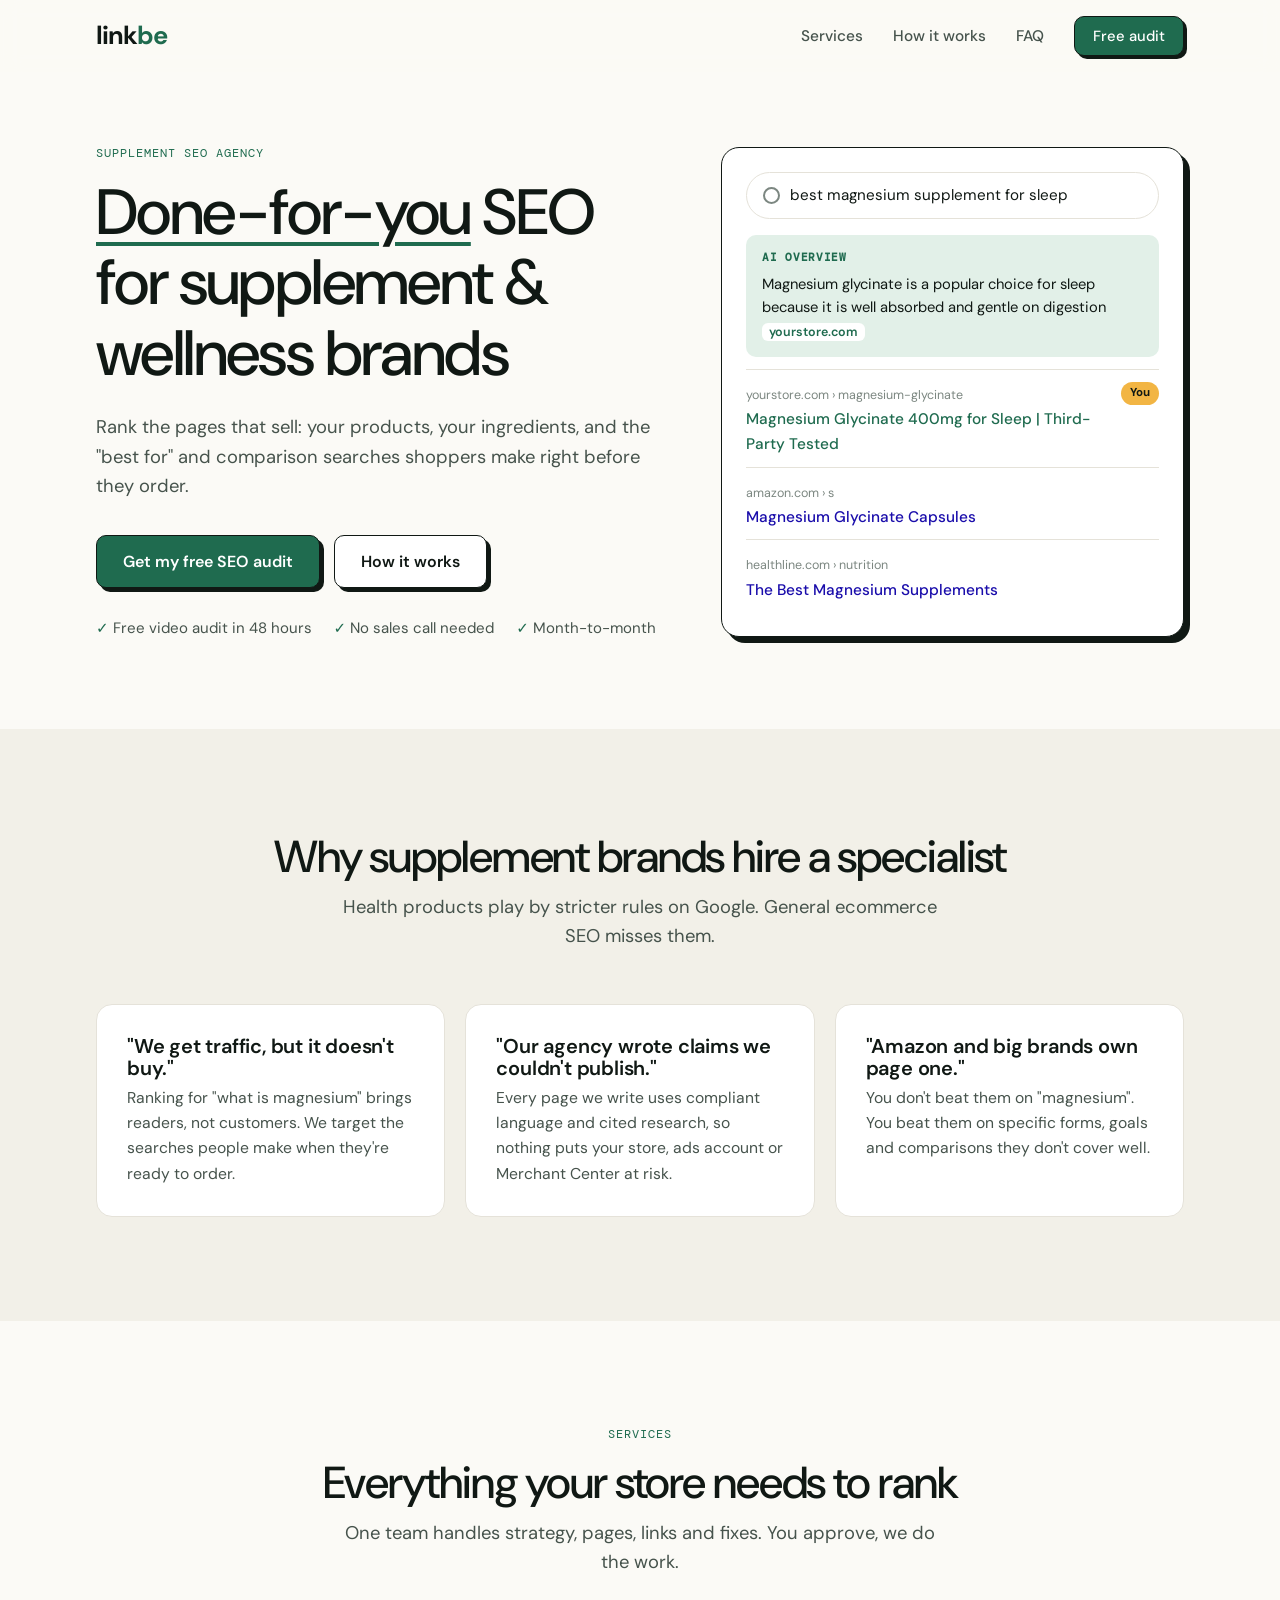
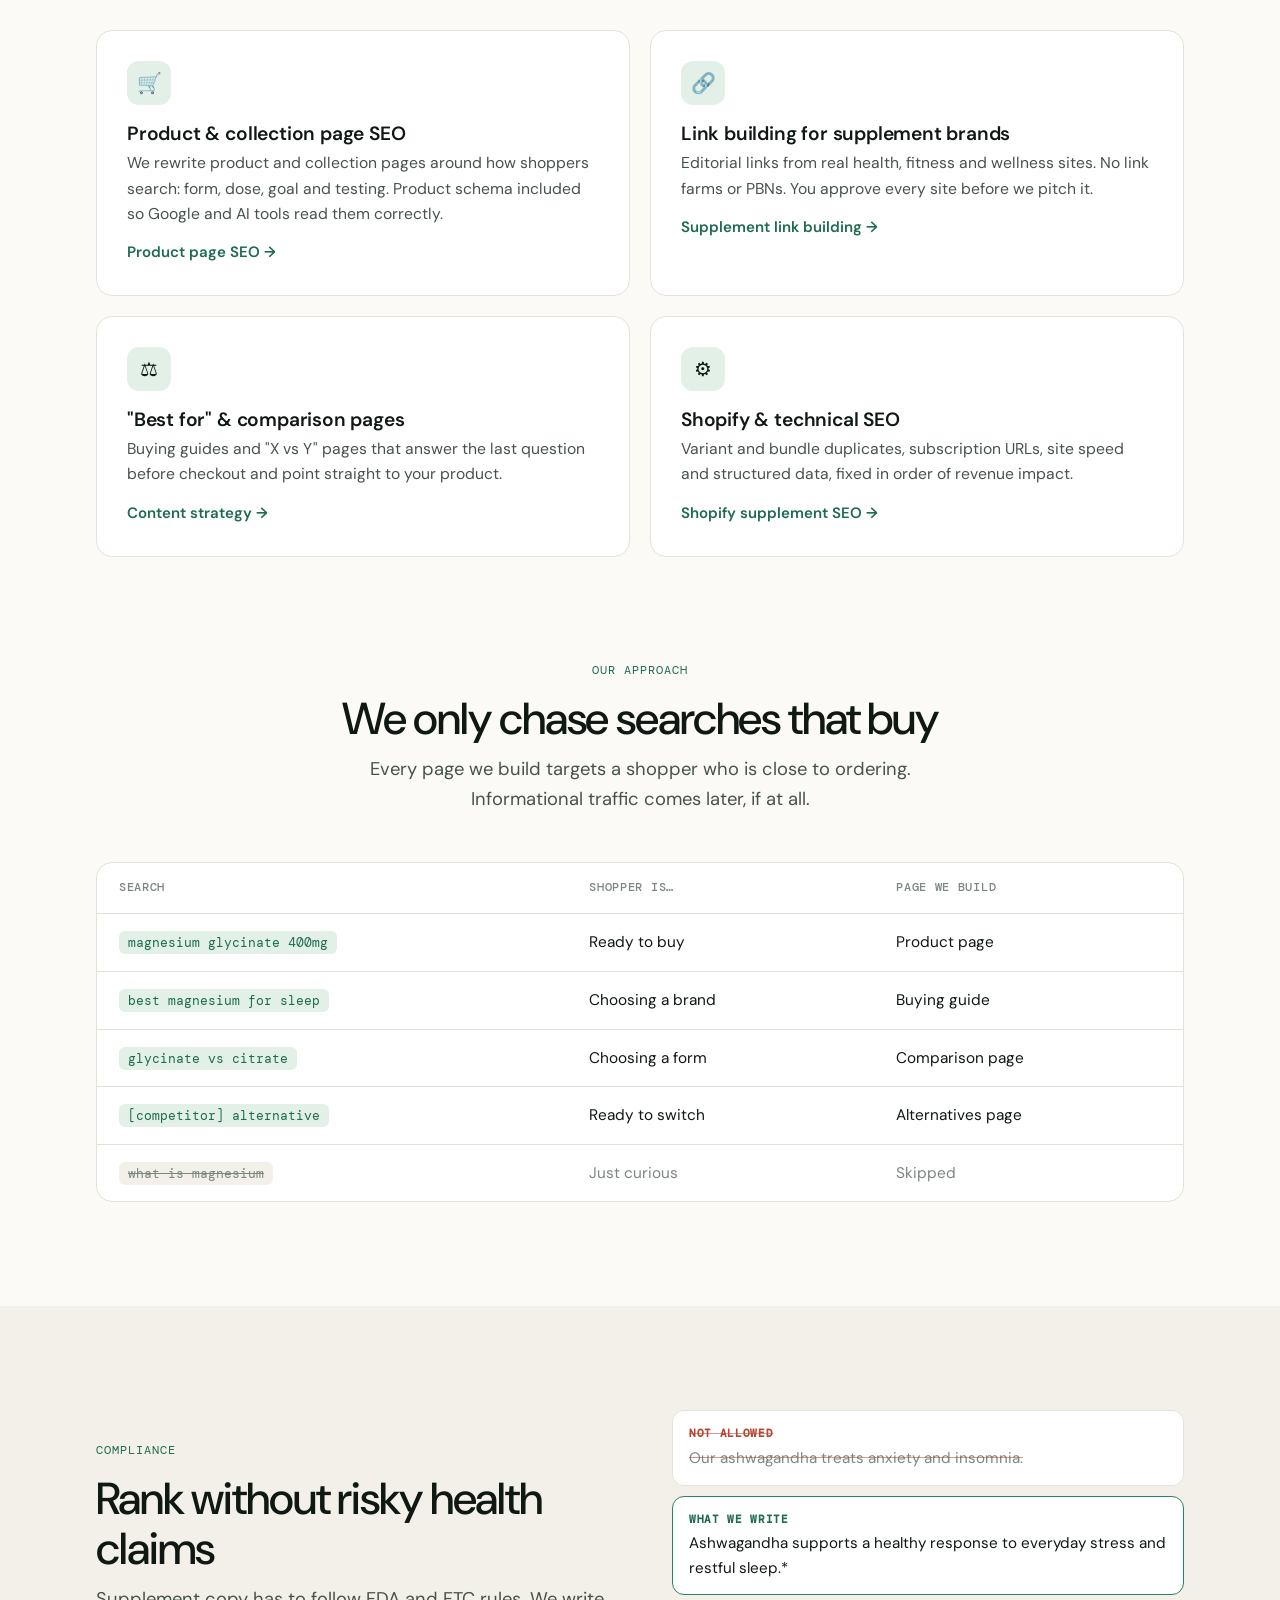
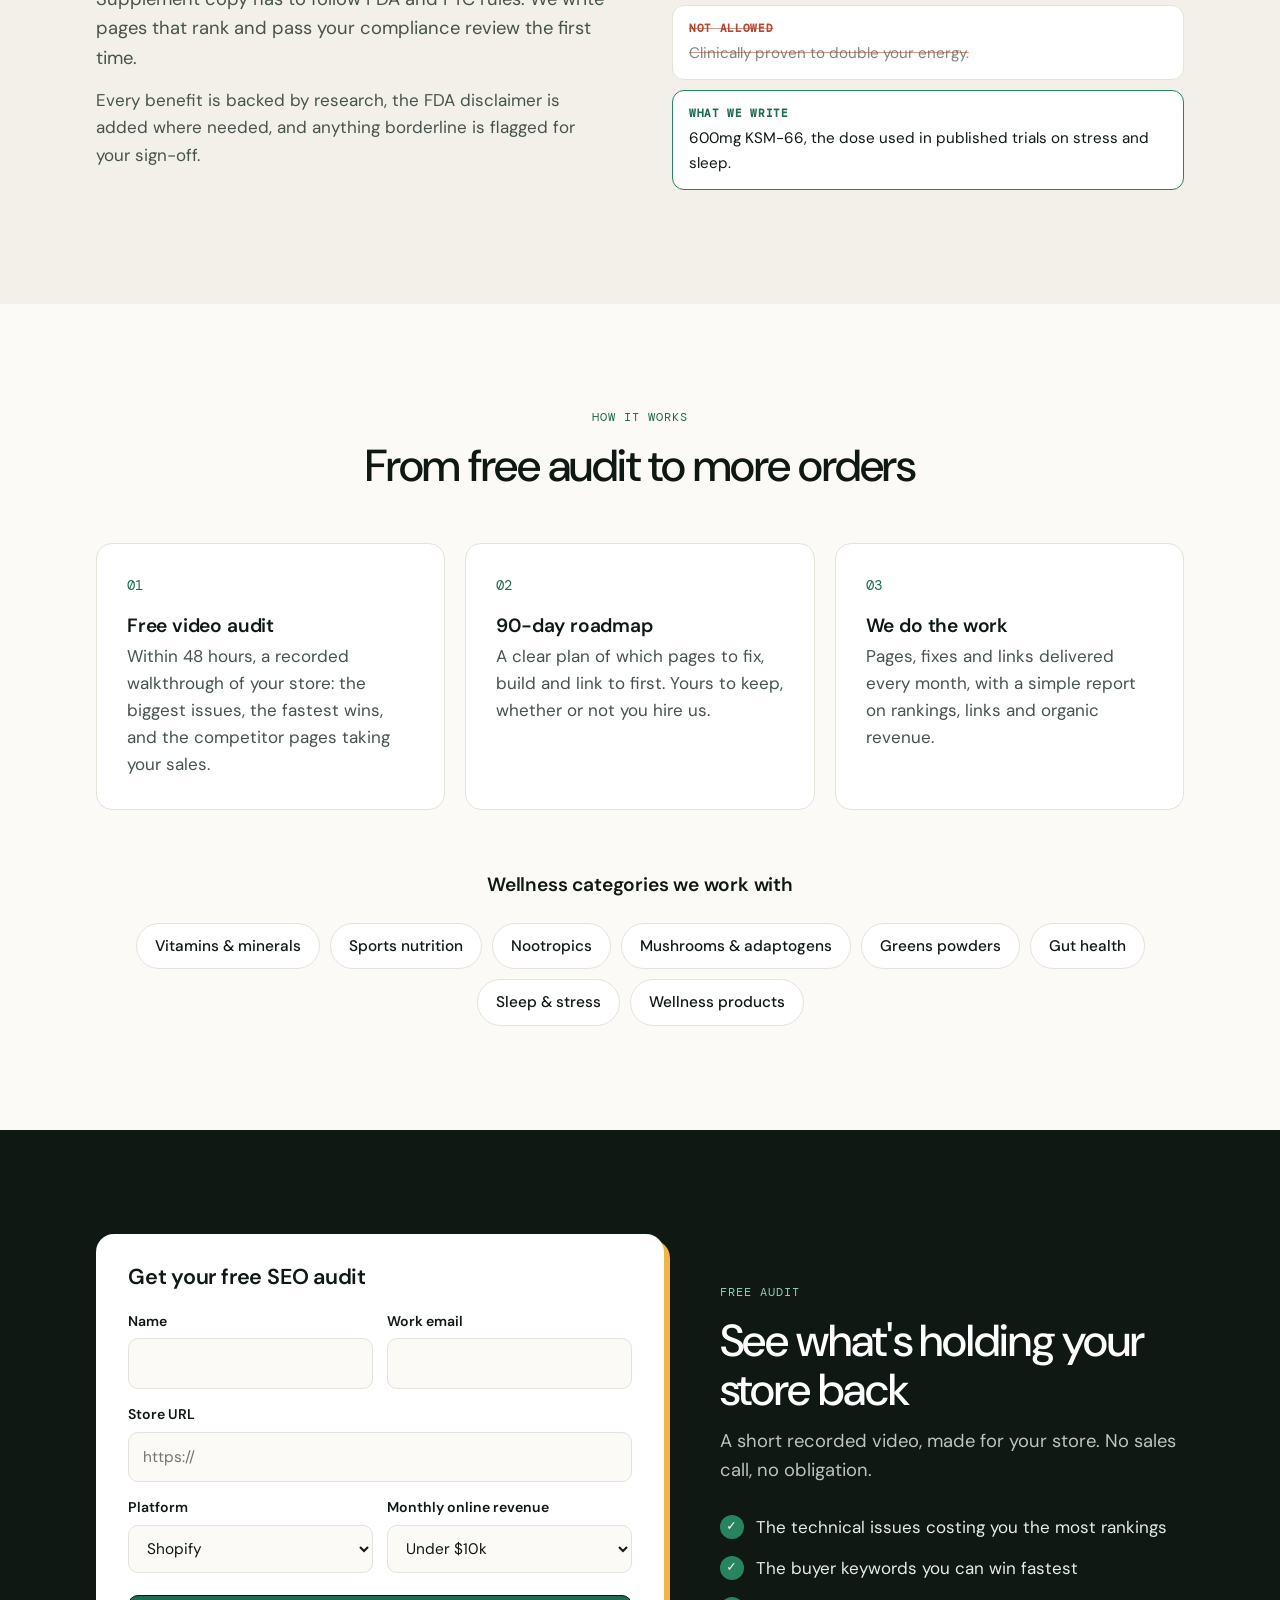
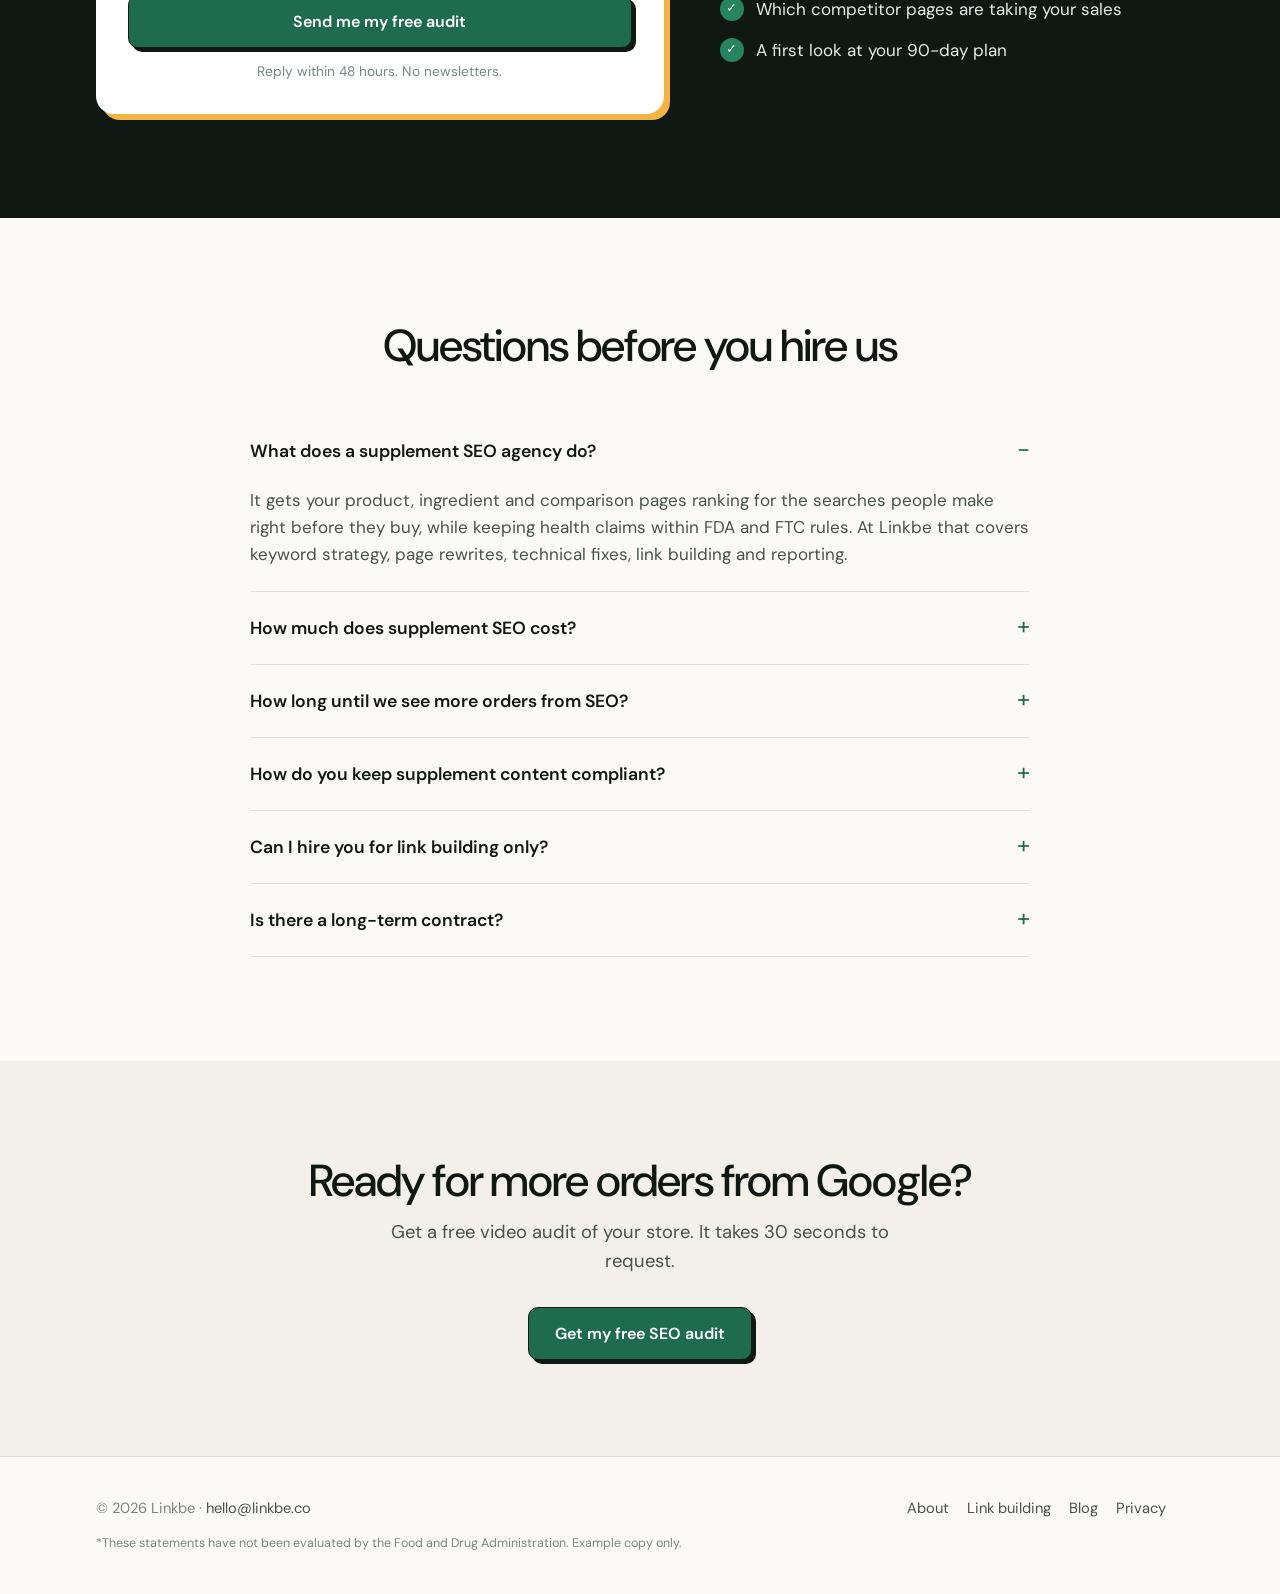
<file: index.html>
<!doctype html>
<html lang="en">
<head>
<meta charset="utf-8">
<meta name="viewport" content="width=device-width, initial-scale=1">
<title>Supplement SEO Agency | More Orders From Google &amp; AI Search | Linkbe</title>
<meta name="description" content="Done-for-you SEO for supplement and wellness brands. We rank your product, ingredient and comparison pages, build links from real health sites, and keep every claim compliant. Get a free audit.">
<link rel="canonical" href="https://linkbe.co/">
<meta name="robots" content="index, follow, max-image-preview:large">

<meta property="og:type" content="website">
<meta property="og:site_name" content="Linkbe">
<meta property="og:url" content="https://linkbe.co/">
<meta property="og:title" content="Supplement SEO Agency | Linkbe">
<meta property="og:description" content="Done-for-you SEO for supplement and wellness brands. Free video audit of your store in 48 hours.">
<meta property="og:image" content="https://linkbe.co/og-image.png">
<meta name="twitter:card" content="summary_large_image">

<link rel="preconnect" href="https://fonts.googleapis.com">
<link rel="preconnect" href="https://fonts.gstatic.com" crossorigin>
<link href="https://fonts.googleapis.com/css2?family=DM+Sans:ital,opsz,wght@0,9..40,400;0,9..40,500;0,9..40,600;0,9..40,700;1,9..40,500&family=DM+Mono:wght@500&display=swap" rel="stylesheet">

<script type="application/ld+json">
{
  "@context": "https://schema.org",
  "@graph": [
    {
      "@type": "Organization",
      "@id": "https://linkbe.co/#organization",
      "name": "Linkbe",
      "url": "https://linkbe.co/",
      "logo": "https://linkbe.co/logo.png",
      "email": "hello@linkbe.co",
      "description": "Linkbe is a done-for-you SEO and link building agency for supplement and wellness brands.",
      "knowsAbout": ["Search engine optimization", "Dietary supplements", "Link building", "E-E-A-T", "Shopify SEO", "AI search optimization"],
      "sameAs": [
        "https://www.linkedin.com/company/linkbe",
        "https://x.com/linkbe"
      ]
    },
    {
      "@type": "WebSite",
      "@id": "https://linkbe.co/#website",
      "url": "https://linkbe.co/",
      "name": "Linkbe",
      "publisher": { "@id": "https://linkbe.co/#organization" }
    },
    {
      "@type": "Service",
      "@id": "https://linkbe.co/#service",
      "name": "Supplement SEO",
      "serviceType": "Search engine optimization",
      "provider": { "@id": "https://linkbe.co/#organization" },
      "areaServed": ["US", "GB", "CA", "AU", "EU"],
      "audience": { "@type": "BusinessAudience", "audienceType": "Supplement and wellness ecommerce brands" },
      "hasOfferCatalog": {
        "@type": "OfferCatalog",
        "name": "Supplement SEO services",
        "itemListElement": [
          { "@type": "Offer", "itemOffered": { "@type": "Service", "name": "Supplement product page SEO" } },
          { "@type": "Offer", "itemOffered": { "@type": "Service", "name": "Link building for supplement brands" } },
          { "@type": "Offer", "itemOffered": { "@type": "Service", "name": "Ingredient and comparison content" } },
          { "@type": "Offer", "itemOffered": { "@type": "Service", "name": "Shopify SEO for supplement brands" } }
        ]
      }
    },
    {
      "@type": "FAQPage",
      "mainEntity": [
        { "@type": "Question", "name": "What does a supplement SEO agency do?",
          "acceptedAnswer": { "@type": "Answer", "text": "It gets your product, ingredient and comparison pages ranking for the searches people make right before they buy, while keeping health claims within FDA and FTC rules. At Linkbe that covers keyword strategy, page rewrites, technical fixes, link building and reporting." } },
        { "@type": "Question", "name": "How much does supplement SEO cost?",
          "acceptedAnswer": { "@type": "Answer", "text": "It depends on catalogue size and how competitive your ingredients are. We send a fixed monthly quote after your free audit, so you know exactly what you get before committing." } },
        { "@type": "Question", "name": "How long until we see more orders from SEO?",
          "acceptedAnswer": { "@type": "Answer", "text": "Fixes and rewrites to existing product pages usually show movement in 4 to 8 weeks. New ingredient and comparison pages typically take 2 to 6 months to reach the top 3." } },
        { "@type": "Question", "name": "How do you keep supplement content compliant?",
          "acceptedAnswer": { "@type": "Answer", "text": "We use structure/function language, cite research for every benefit, add the FDA disclaimer where needed, and flag anything borderline for your sign-off before it goes live." } },
        { "@type": "Question", "name": "Can I hire you for link building only?",
          "acceptedAnswer": { "@type": "Answer", "text": "Yes. We place editorial links on real health and wellness sites, and you approve every site before we pitch it." } },
        { "@type": "Question", "name": "Is there a long-term contract?",
          "acceptedAnswer": { "@type": "Answer", "text": "No. After the first 3 months, work runs month to month, and you own everything we create." } }
      ]
    }
  ]
}
</script>

<style>
:root{
  --bg:#fbfaf6; --surface:#ffffff; --tint:#f2f0e8; --ink:#101814; --ink-2:#46534c; --muted:#7c8781;
  --brand:#1f6b4f; --brand-2:#27845f; --brand-soft:#e2f0e8; --accent:#f2b544; --line:#e5e2d9;
  --radius:16px; --max:1120px;
}
*{box-sizing:border-box;margin:0;padding:0}
html{scroll-behavior:smooth}
body{background:var(--bg);color:var(--ink);font:17px/1.6 "DM Sans",system-ui,-apple-system,Segoe UI,Roboto,sans-serif;-webkit-font-smoothing:antialiased}
a{color:var(--brand)}
h1,h2,h3{line-height:1.1;letter-spacing:-.025em}
h1{font-size:clamp(2.4rem,5.4vw,4rem);font-weight:500}
h2{font-size:clamp(1.9rem,4vw,2.8rem);font-weight:500;margin-bottom:.7rem}
h3{font-size:1.2rem;font-weight:600;margin-bottom:.4rem;letter-spacing:-.01em}
p{color:var(--ink-2)}
.wrap{max-width:var(--max);margin:0 auto;padding:0 16px}
section{padding:104px 0;scroll-margin-top:72px}
.center{text-align:center}
.lead{font-size:1.15rem;color:var(--ink-2)}
.center .lead{max-width:620px;margin:0 auto}
.u{text-decoration:underline;text-decoration-thickness:4px;text-underline-offset:8px;text-decoration-color:var(--brand)}
.label{font-family:"DM Mono",ui-monospace,monospace;font-size:.78rem;letter-spacing:.08em;text-transform:uppercase;color:var(--brand);margin-bottom:14px}

.btn{display:inline-flex;align-items:center;justify-content:center;gap:8px;padding:15px 26px;border-radius:10px;font:600 1rem "DM Sans",sans-serif;text-decoration:none;cursor:pointer;border:1.5px solid var(--ink);box-shadow:4px 4px 0 var(--ink);transition:transform .12s,box-shadow .12s}
.btn:hover{transform:translate(2px,2px);box-shadow:2px 2px 0 var(--ink)}
.btn-primary{background:var(--brand);color:#fff}
.btn-light{background:var(--surface);color:var(--ink)}
.btn-row{display:flex;gap:14px;flex-wrap:wrap}

/* header */
header{position:sticky;top:0;z-index:30;background:rgba(251,250,246,.9);backdrop-filter:blur(10px)}
.nav{display:flex;align-items:center;justify-content:space-between;height:72px}
.logo{font-size:1.6rem;font-weight:700;color:var(--ink);text-decoration:none;letter-spacing:-.04em}
.logo span{color:var(--brand)}
.nav ul{display:flex;gap:30px;list-style:none;align-items:center}
.nav ul a{color:var(--ink-2);text-decoration:none;font-weight:500;font-size:.96rem}
.nav ul a:hover{color:var(--ink)}
.nav ul a.btn{color:#fff;padding:9px 18px;font-size:.92rem;box-shadow:3px 3px 0 var(--ink)}
@media (max-width:860px){.nav ul li:not(:last-child){display:none}}

/* hero */
.hero{padding:72px 0 88px}
.hero-grid{display:grid;grid-template-columns:1.1fr .9fr;gap:60px;align-items:center}
@media (max-width:920px){.hero-grid{grid-template-columns:1fr;gap:48px}}
.hero .lead{margin:24px 0 34px;max-width:560px}
.ticks{list-style:none;display:flex;flex-wrap:wrap;gap:8px 22px;margin-top:28px;font-size:.94rem;color:var(--ink-2)}
.ticks li::before{content:"✓ ";color:var(--brand);font-weight:700}

.serp{background:var(--surface);border:1.5px solid var(--ink);border-radius:18px;padding:24px;box-shadow:6px 6px 0 var(--ink)}
.serp-q{display:flex;align-items:center;gap:10px;border:1px solid var(--line);border-radius:999px;padding:10px 16px;font-size:.95rem;margin-bottom:16px}
.serp-q::before{content:"";width:13px;height:13px;border:2px solid var(--muted);border-radius:50%;flex:none}
.ai{background:var(--brand-soft);border-radius:10px;padding:14px 16px;margin-bottom:12px;font-size:.92rem;color:var(--ink)}
.ai b{display:block;font-family:"DM Mono",monospace;font-size:.7rem;letter-spacing:.06em;text-transform:uppercase;color:var(--brand);margin-bottom:6px}
.ai cite{font-style:normal;background:#fff;border-radius:6px;padding:1px 7px;font-size:.78rem;font-weight:600;color:var(--brand)}
.res{padding:10px 0;border-top:1px solid var(--line);position:relative;padding-right:52px}
.res small{color:var(--muted);font-size:.78rem}
.res div{color:#1a0dab;font-weight:500;font-size:.96rem}
.res.you div{color:var(--brand)}
.res.you::after{content:"You";position:absolute;right:0;top:12px;background:var(--accent);color:var(--ink);font-size:.72rem;font-weight:700;padding:2px 9px;border-radius:999px}

/* cards */
.grid3{display:grid;grid-template-columns:repeat(3,1fr);gap:20px;margin-top:52px}
.grid2{display:grid;grid-template-columns:repeat(2,1fr);gap:20px;margin-top:52px}
@media (max-width:900px){.grid3,.grid2{grid-template-columns:1fr}}
.card{background:var(--surface);border:1px solid var(--line);border-radius:var(--radius);padding:30px}
.card p{font-size:.98rem}
.card .ic{width:44px;height:44px;border-radius:12px;background:var(--brand-soft);display:grid;place-items:center;font-size:1.25rem;margin-bottom:18px}
.card a.more{display:inline-block;margin-top:14px;font-weight:600;font-size:.94rem;text-decoration:none}
.card a.more::after{content:" →"}
.quote-h{font-size:1.25rem}

/* ladder */
.table-wrap{overflow-x:auto;margin-top:48px;border:1px solid var(--line);border-radius:var(--radius);background:var(--surface)}
table{width:100%;border-collapse:collapse;font-size:.96rem;min-width:560px}
th,td{text-align:left;padding:16px 22px;border-bottom:1px solid var(--line)}
th{font-family:"DM Mono",monospace;font-size:.72rem;letter-spacing:.06em;text-transform:uppercase;color:var(--muted);font-weight:500}
tr:last-child td{border-bottom:0}
td code{font-family:"DM Mono",monospace;background:var(--brand-soft);color:var(--brand);padding:3px 9px;border-radius:6px;font-size:.84rem;white-space:nowrap}
tr.skip td{color:var(--muted)}
tr.skip code{background:var(--tint);color:var(--muted);text-decoration:line-through}

/* compliance */
.split{display:grid;grid-template-columns:1fr 1fr;gap:64px;align-items:center}
@media (max-width:900px){.split{grid-template-columns:1fr;gap:36px}}
.claim{background:var(--surface);border:1px solid var(--line);border-radius:12px;padding:14px 16px;font-size:.95rem;margin-bottom:10px;color:var(--ink)}
.claim b{display:block;font-family:"DM Mono",monospace;font-size:.7rem;letter-spacing:.06em;text-transform:uppercase;margin-bottom:3px}
.claim.bad{text-decoration:line-through;text-decoration-color:rgba(181,70,47,.55);color:var(--muted)}
.claim.bad b{color:#b5462f}
.claim.good{border-color:var(--brand-2)}
.claim.good b{color:var(--brand)}

/* steps */
.steps{display:grid;grid-template-columns:repeat(3,1fr);gap:20px;margin-top:52px;counter-reset:s}
@media (max-width:900px){.steps{grid-template-columns:1fr}}
.step{background:var(--surface);border:1px solid var(--line);border-radius:var(--radius);padding:30px}
.step::before{counter-increment:s;content:"0" counter(s);display:block;font-family:"DM Mono",monospace;color:var(--brand);font-size:.9rem;margin-bottom:18px}

/* categories */
.chips{display:flex;flex-wrap:wrap;gap:10px;justify-content:center;margin-top:28px}
.chips a{background:var(--surface);border:1px solid var(--line);padding:10px 18px;border-radius:999px;text-decoration:none;color:var(--ink);font-weight:500;font-size:.96rem}
.chips a:hover{border-color:var(--ink)}

/* audit */
.audit{background:var(--ink);color:#fff}
.audit h2{color:#fff}
.audit .lead,.audit p{color:#b9c6bf}
.audit .label{color:#8fd1b2}
.book{display:grid;grid-template-columns:1.1fr .9fr;gap:56px;align-items:center}
@media (max-width:900px){.book{grid-template-columns:1fr;gap:36px}}
.form-card{background:var(--surface);color:var(--ink);border-radius:18px;padding:32px;box-shadow:6px 6px 0 var(--accent)}
.form-card h3{font-size:1.35rem}
.form-card label{display:block;font-size:.88rem;font-weight:600;margin:14px 0 6px}
.form-card input,.form-card select{width:100%;padding:12px 14px;border:1px solid var(--line);border-radius:10px;font:inherit;font-size:.96rem;background:var(--bg);color:var(--ink)}
.form-card input:focus,.form-card select:focus{outline:2px solid var(--brand-2);border-color:transparent}
.form-card .btn{width:100%;margin-top:22px}
.row2{display:grid;grid-template-columns:1fr 1fr;gap:0 14px}
@media (max-width:560px){.row2{grid-template-columns:1fr}}
.audit .micro{font-size:.86rem;color:var(--muted);margin-top:12px;text-align:center}
.get{list-style:none;display:grid;gap:14px;margin-top:28px}
.get li{display:flex;gap:12px;color:#e6ece9}
.get li::before{content:"✓";flex:none;width:24px;height:24px;border-radius:50%;background:var(--brand-2);color:#fff;display:grid;place-items:center;font-size:.78rem;font-weight:700;margin-top:1px}

/* faq */
.faq{max-width:780px;margin:44px auto 0}
details{border-bottom:1px solid var(--line)}
summary{cursor:pointer;list-style:none;padding:22px 0;font-weight:600;font-size:1.1rem;display:flex;justify-content:space-between;gap:16px}
summary::-webkit-details-marker{display:none}
summary::after{content:"+";font-size:1.5rem;line-height:1;color:var(--brand);font-weight:400}
details[open] summary::after{content:"−"}
details p{padding-bottom:22px}

.final{text-align:center;padding:96px 0}
.final .btn-row{justify-content:center;margin-top:30px}

footer{padding:40px 0;border-top:1px solid var(--line);font-size:.92rem;color:var(--muted)}
footer .wrap{display:flex;justify-content:space-between;flex-wrap:wrap;gap:16px}
footer a{color:var(--ink-2);text-decoration:none;margin-right:18px}
</style>
</head>
<body>

<header>
  <nav class="wrap nav" aria-label="Main">
    <a class="logo" href="/">link<span>be</span></a>
    <ul>
      <li><a href="#services">Services</a></li>
      <li><a href="#process">How it works</a></li>
      <li><a href="#faq">FAQ</a></li>
      <li><a class="btn btn-primary" href="#audit">Free audit</a></li>
    </ul>
  </nav>
</header>

<main>

<!-- HERO -->
<section class="hero">
  <div class="wrap hero-grid">
    <div>
      <p class="label">Supplement SEO agency</p>
      <h1><span class="u">Done-for-you</span> SEO for supplement &amp; wellness brands</h1>
      <p class="lead">Rank the pages that sell: your products, your ingredients, and the "best for" and comparison searches shoppers make right before they order.</p>
      <div class="btn-row">
        <a class="btn btn-primary" href="#audit">Get my free SEO audit</a>
        <a class="btn btn-light" href="#process">How it works</a>
      </div>
      <ul class="ticks">
        <li>Free video audit in 48 hours</li>
        <li>No sales call needed</li>
        <li>Month-to-month</li>
      </ul>
    </div>
    <div class="serp" aria-label="Example search result">
      <div class="serp-q">best magnesium supplement for sleep</div>
      <div class="ai"><b>AI Overview</b>Magnesium glycinate is a popular choice for sleep because it is well absorbed and gentle on digestion <cite>yourstore.com</cite></div>
      <div class="res you"><small>yourstore.com › magnesium-glycinate</small><div>Magnesium Glycinate 400mg for Sleep | Third-Party Tested</div></div>
      <div class="res"><small>amazon.com › s</small><div>Magnesium Glycinate Capsules</div></div>
      <div class="res"><small>healthline.com › nutrition</small><div>The Best Magnesium Supplements</div></div>
    </div>
  </div>
</section>

<!-- WHY A SPECIALIST -->
<section style="background:var(--tint)">
  <div class="wrap">
    <div class="center">
      <h2>Why supplement brands hire a specialist</h2>
      <p class="lead">Health products play by stricter rules on Google. General ecommerce SEO misses them.</p>
    </div>
    <div class="grid3">
      <div class="card">
        <h3 class="quote-h">"We get traffic, but it doesn't buy."</h3>
        <p>Ranking for "what is magnesium" brings readers, not customers. We target the searches people make when they're ready to order.</p>
      </div>
      <div class="card">
        <h3 class="quote-h">"Our agency wrote claims we couldn't publish."</h3>
        <p>Every page we write uses compliant language and cited research, so nothing puts your store, ads account or Merchant Center at risk.</p>
      </div>
      <div class="card">
        <h3 class="quote-h">"Amazon and big brands own page one."</h3>
        <p>You don't beat them on "magnesium". You beat them on specific forms, goals and comparisons they don't cover well.</p>
      </div>
    </div>
  </div>
</section>

<!-- SERVICES -->
<section id="services">
  <div class="wrap">
    <div class="center">
      <p class="label">Services</p>
      <h2>Everything your store needs to rank</h2>
      <p class="lead">One team handles strategy, pages, links and fixes. You approve, we do the work.</p>
    </div>
    <div class="grid2">
      <div class="card">
        <div class="ic" aria-hidden="true">🛒</div>
        <h3>Product &amp; collection page SEO</h3>
        <p>We rewrite product and collection pages around how shoppers search: form, dose, goal and testing. Product schema included so Google and AI tools read them correctly.</p>
        <a class="more" href="/supplement-product-page-seo/">Product page SEO</a>
      </div>
      <div class="card">
        <div class="ic" aria-hidden="true">🔗</div>
        <h3>Link building for supplement brands</h3>
        <p>Editorial links from real health, fitness and wellness sites. No link farms or PBNs. You approve every site before we pitch it.</p>
        <a class="more" href="/link-building-for-supplement-brands/">Supplement link building</a>
      </div>
      <div class="card">
        <div class="ic" aria-hidden="true">⚖️</div>
        <h3>"Best for" &amp; comparison pages</h3>
        <p>Buying guides and "X vs Y" pages that answer the last question before checkout and point straight to your product.</p>
        <a class="more" href="/supplement-content-strategy/">Content strategy</a>
      </div>
      <div class="card">
        <div class="ic" aria-hidden="true">⚙️</div>
        <h3>Shopify &amp; technical SEO</h3>
        <p>Variant and bundle duplicates, subscription URLs, site speed and structured data, fixed in order of revenue impact.</p>
        <a class="more" href="/shopify-seo-for-supplement-brands/">Shopify supplement SEO</a>
      </div>
    </div>
  </div>
</section>

<!-- BUYER INTENT TABLE -->
<section style="padding-top:0">
  <div class="wrap">
    <div class="center">
      <p class="label">Our approach</p>
      <h2>We only chase searches that buy</h2>
      <p class="lead">Every page we build targets a shopper who is close to ordering. Informational traffic comes later, if at all.</p>
    </div>
    <div class="table-wrap">
      <table>
        <thead><tr><th>Search</th><th>Shopper is…</th><th>Page we build</th></tr></thead>
        <tbody>
          <tr><td><code>magnesium glycinate 400mg</code></td><td>Ready to buy</td><td>Product page</td></tr>
          <tr><td><code>best magnesium for sleep</code></td><td>Choosing a brand</td><td>Buying guide</td></tr>
          <tr><td><code>glycinate vs citrate</code></td><td>Choosing a form</td><td>Comparison page</td></tr>
          <tr><td><code>[competitor] alternative</code></td><td>Ready to switch</td><td>Alternatives page</td></tr>
          <tr class="skip"><td><code>what is magnesium</code></td><td>Just curious</td><td>Skipped</td></tr>
        </tbody>
      </table>
    </div>
  </div>
</section>

<!-- COMPLIANCE -->
<section id="compliance" style="background:var(--tint)">
  <div class="wrap split">
    <div>
      <p class="label">Compliance</p>
      <h2>Rank without risky health claims</h2>
      <p class="lead">Supplement copy has to follow FDA and FTC rules. We write pages that rank and pass your compliance review the first time.</p>
      <p style="margin-top:14px">Every benefit is backed by research, the FDA disclaimer is added where needed, and anything borderline is flagged for your sign-off.</p>
    </div>
    <div>
      <div class="claim bad"><b>Not allowed</b>Our ashwagandha treats anxiety and insomnia.</div>
      <div class="claim good"><b>What we write</b>Ashwagandha supports a healthy response to everyday stress and restful sleep.*</div>
      <div class="claim bad"><b>Not allowed</b>Clinically proven to double your energy.</div>
      <div class="claim good"><b>What we write</b>600mg KSM-66, the dose used in published trials on stress and sleep.</div>
    </div>
  </div>
</section>

<!-- PROCESS -->
<section id="process">
  <div class="wrap">
    <div class="center">
      <p class="label">How it works</p>
      <h2>From free audit to more orders</h2>
    </div>
    <div class="steps">
      <div class="step"><h3>Free video audit</h3><p>Within 48 hours, a recorded walkthrough of your store: the biggest issues, the fastest wins, and the competitor pages taking your sales.</p></div>
      <div class="step"><h3>90-day roadmap</h3><p>A clear plan of which pages to fix, build and link to first. Yours to keep, whether or not you hire us.</p></div>
      <div class="step"><h3>We do the work</h3><p>Pages, fixes and links delivered every month, with a simple report on rankings, links and organic revenue.</p></div>
    </div>
    <div class="center" style="margin-top:64px">
      <h3>Wellness categories we work with</h3>
      <div class="chips">
        <a href="/seo-for-vitamin-brands/">Vitamins &amp; minerals</a>
        <a href="/seo-for-sports-nutrition-brands/">Sports nutrition</a>
        <a href="/seo-for-nootropic-brands/">Nootropics</a>
        <a href="/seo-for-mushroom-supplement-brands/">Mushrooms &amp; adaptogens</a>
        <a href="/seo-for-greens-powder-brands/">Greens powders</a>
        <a href="/seo-for-gut-health-brands/">Gut health</a>
        <a href="/seo-for-sleep-supplement-brands/">Sleep &amp; stress</a>
        <a href="/seo-for-wellness-brands/">Wellness products</a>
      </div>
    </div>
  </div>
</section>

<!-- AUDIT FORM -->
<section id="audit" class="audit">
  <div class="wrap book">
    <!-- TODO: replace action with your form endpoint (Formspree, Tally, HubSpot, etc.) -->
    <form class="form-card" action="https://formspree.io/f/YOUR_FORM_ID" method="POST">
      <h3>Get your free SEO audit</h3>
      <div class="row2">
        <div><label for="name">Name</label><input id="name" name="name" required autocomplete="name"></div>
        <div><label for="email">Work email</label><input id="email" name="email" type="email" required autocomplete="email"></div>
      </div>
      <label for="url">Store URL</label>
      <input id="url" name="store_url" type="url" placeholder="https://" required>
      <div class="row2">
        <div><label for="platform">Platform</label>
          <select id="platform" name="platform"><option>Shopify</option><option>WooCommerce</option><option>BigCommerce</option><option>Other</option></select></div>
        <div><label for="rev">Monthly online revenue</label>
          <select id="rev" name="revenue"><option>Under $10k</option><option>$10k to $50k</option><option>$50k to $250k</option><option>$250k+</option></select></div>
      </div>
      <button class="btn btn-primary" type="submit">Send me my free audit</button>
      <p class="micro">Reply within 48 hours. No newsletters.</p>
    </form>
    <div>
      <p class="label">Free audit</p>
      <h2>See what's holding your store back</h2>
      <p class="lead">A short recorded video, made for your store. No sales call, no obligation.</p>
      <ul class="get">
        <li>The technical issues costing you the most rankings</li>
        <li>The buyer keywords you can win fastest</li>
        <li>Which competitor pages are taking your sales</li>
        <li>A first look at your 90-day plan</li>
      </ul>
    </div>
  </div>
</section>

<!-- FAQ -->
<section id="faq">
  <div class="wrap">
    <div class="center"><h2>Questions before you hire us</h2></div>
    <div class="faq">
      <details open><summary>What does a supplement SEO agency do?</summary><p>It gets your product, ingredient and comparison pages ranking for the searches people make right before they buy, while keeping health claims within FDA and FTC rules. At Linkbe that covers keyword strategy, page rewrites, technical fixes, link building and reporting.</p></details>
      <details><summary>How much does supplement SEO cost?</summary><p>It depends on catalogue size and how competitive your ingredients are. We send a fixed monthly quote after your free audit, so you know exactly what you get before committing.</p></details>
      <details><summary>How long until we see more orders from SEO?</summary><p>Fixes and rewrites to existing product pages usually show movement in 4 to 8 weeks. New ingredient and comparison pages typically take 2 to 6 months to reach the top 3.</p></details>
      <details><summary>How do you keep supplement content compliant?</summary><p>We use structure/function language, cite research for every benefit, add the FDA disclaimer where needed, and flag anything borderline for your sign-off before it goes live.</p></details>
      <details><summary>Can I hire you for link building only?</summary><p>Yes. We place editorial links on real health and wellness sites, and you approve every site before we pitch it.</p></details>
      <details><summary>Is there a long-term contract?</summary><p>No. After the first 3 months, work runs month to month, and you own everything we create.</p></details>
    </div>
  </div>
</section>

<!-- FINAL CTA -->
<section class="final" style="background:var(--tint)">
  <div class="wrap">
    <h2>Ready for more orders from Google?</h2>
    <p class="lead" style="max-width:520px;margin:0 auto">Get a free video audit of your store. It takes 30 seconds to request.</p>
    <div class="btn-row"><a class="btn btn-primary" href="#audit">Get my free SEO audit</a></div>
  </div>
</section>

</main>

<footer>
  <div class="wrap">
    <div>© 2026 Linkbe · <a href="mailto:hello@linkbe.co">hello@linkbe.co</a></div>
    <div><a href="/about/">About</a><a href="/link-building-for-supplement-brands/">Link building</a><a href="/blog/">Blog</a><a href="/privacy/">Privacy</a></div>
  </div>
  <div class="wrap" style="margin-top:14px;font-size:.78rem">*These statements have not been evaluated by the Food and Drug Administration. Example copy only.</div>
</footer>

<script>
document.addEventListener('click', function(e){
  var a = e.target.closest('a[href^="#"]');
  if (!a) return;
  var el = document.getElementById(a.getAttribute('href').slice(1));
  if (!el) return;
  e.preventDefault();
  el.scrollIntoView({behavior:'smooth', block:'start'});
  if (a.getAttribute('href') === '#audit') setTimeout(function(){ document.getElementById('name').focus({preventScroll:true}); }, 600);
});
</script>
</body>
</html>
</file>
